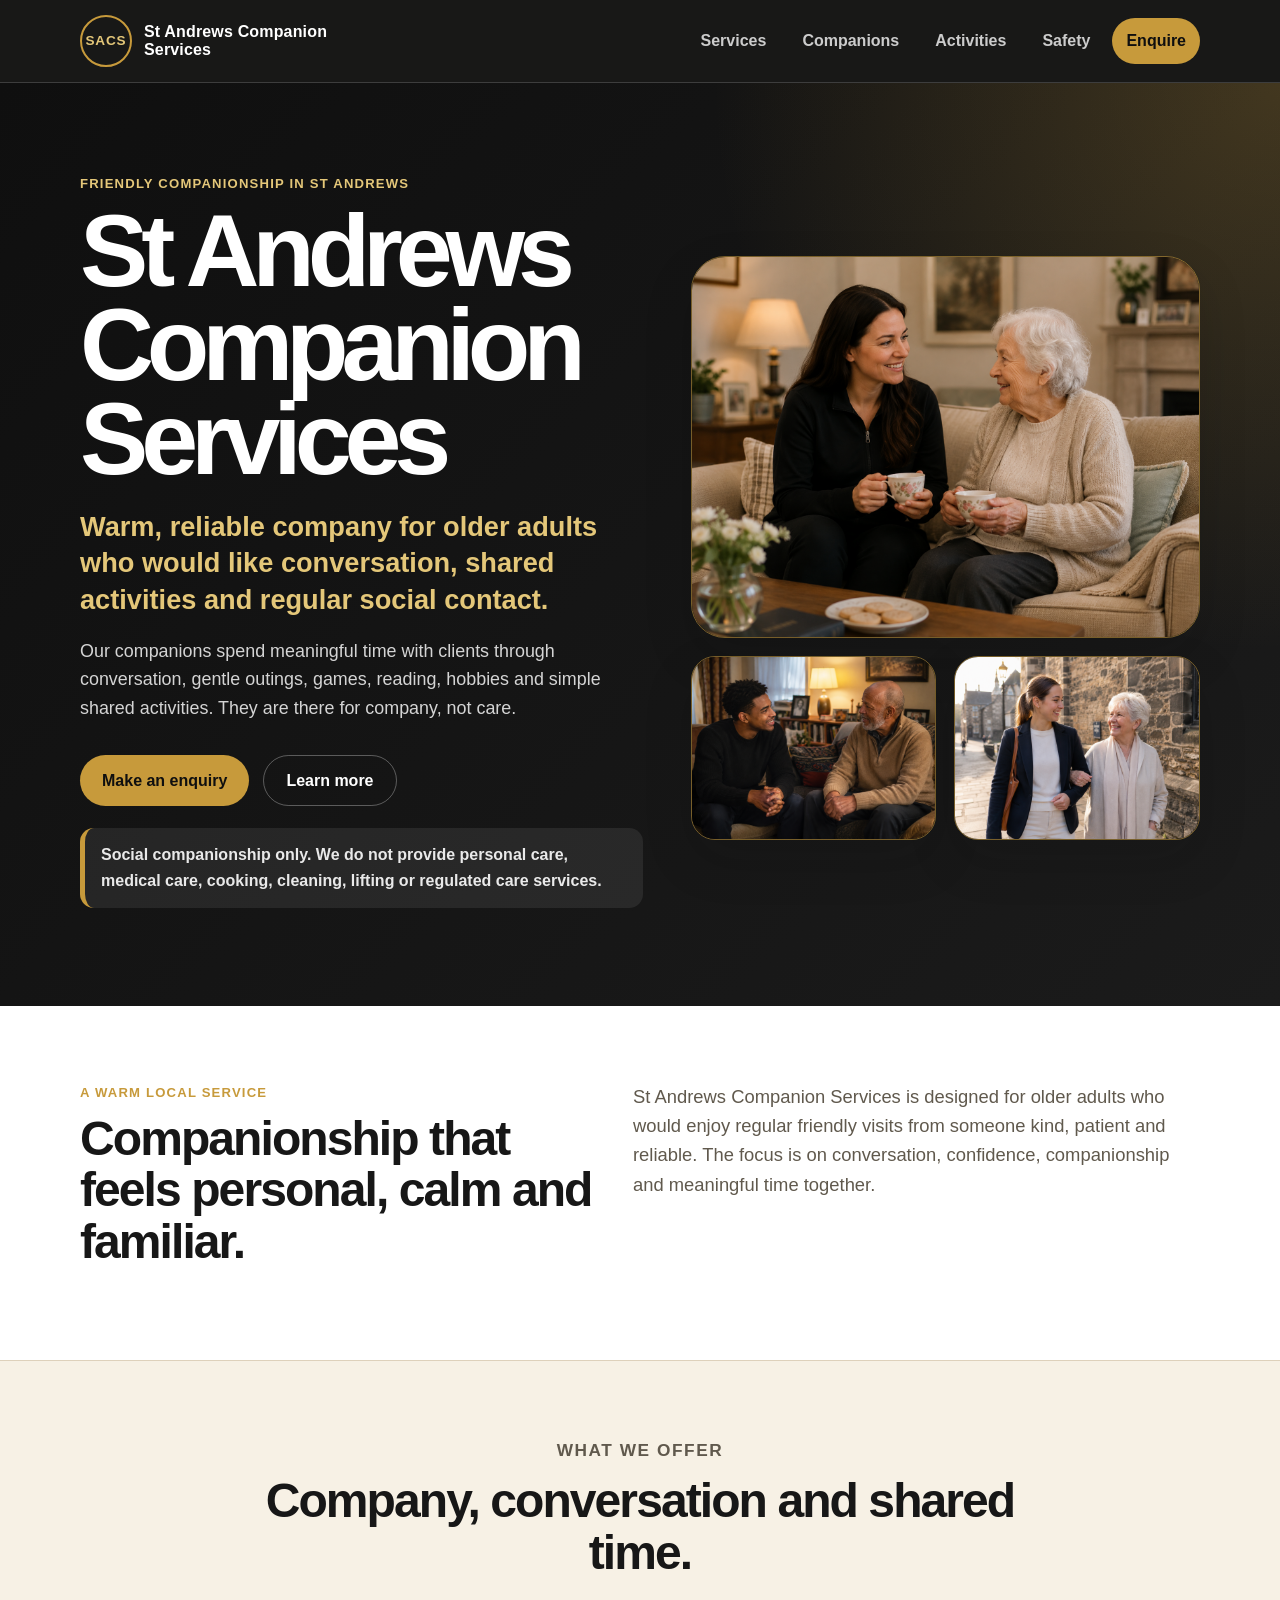
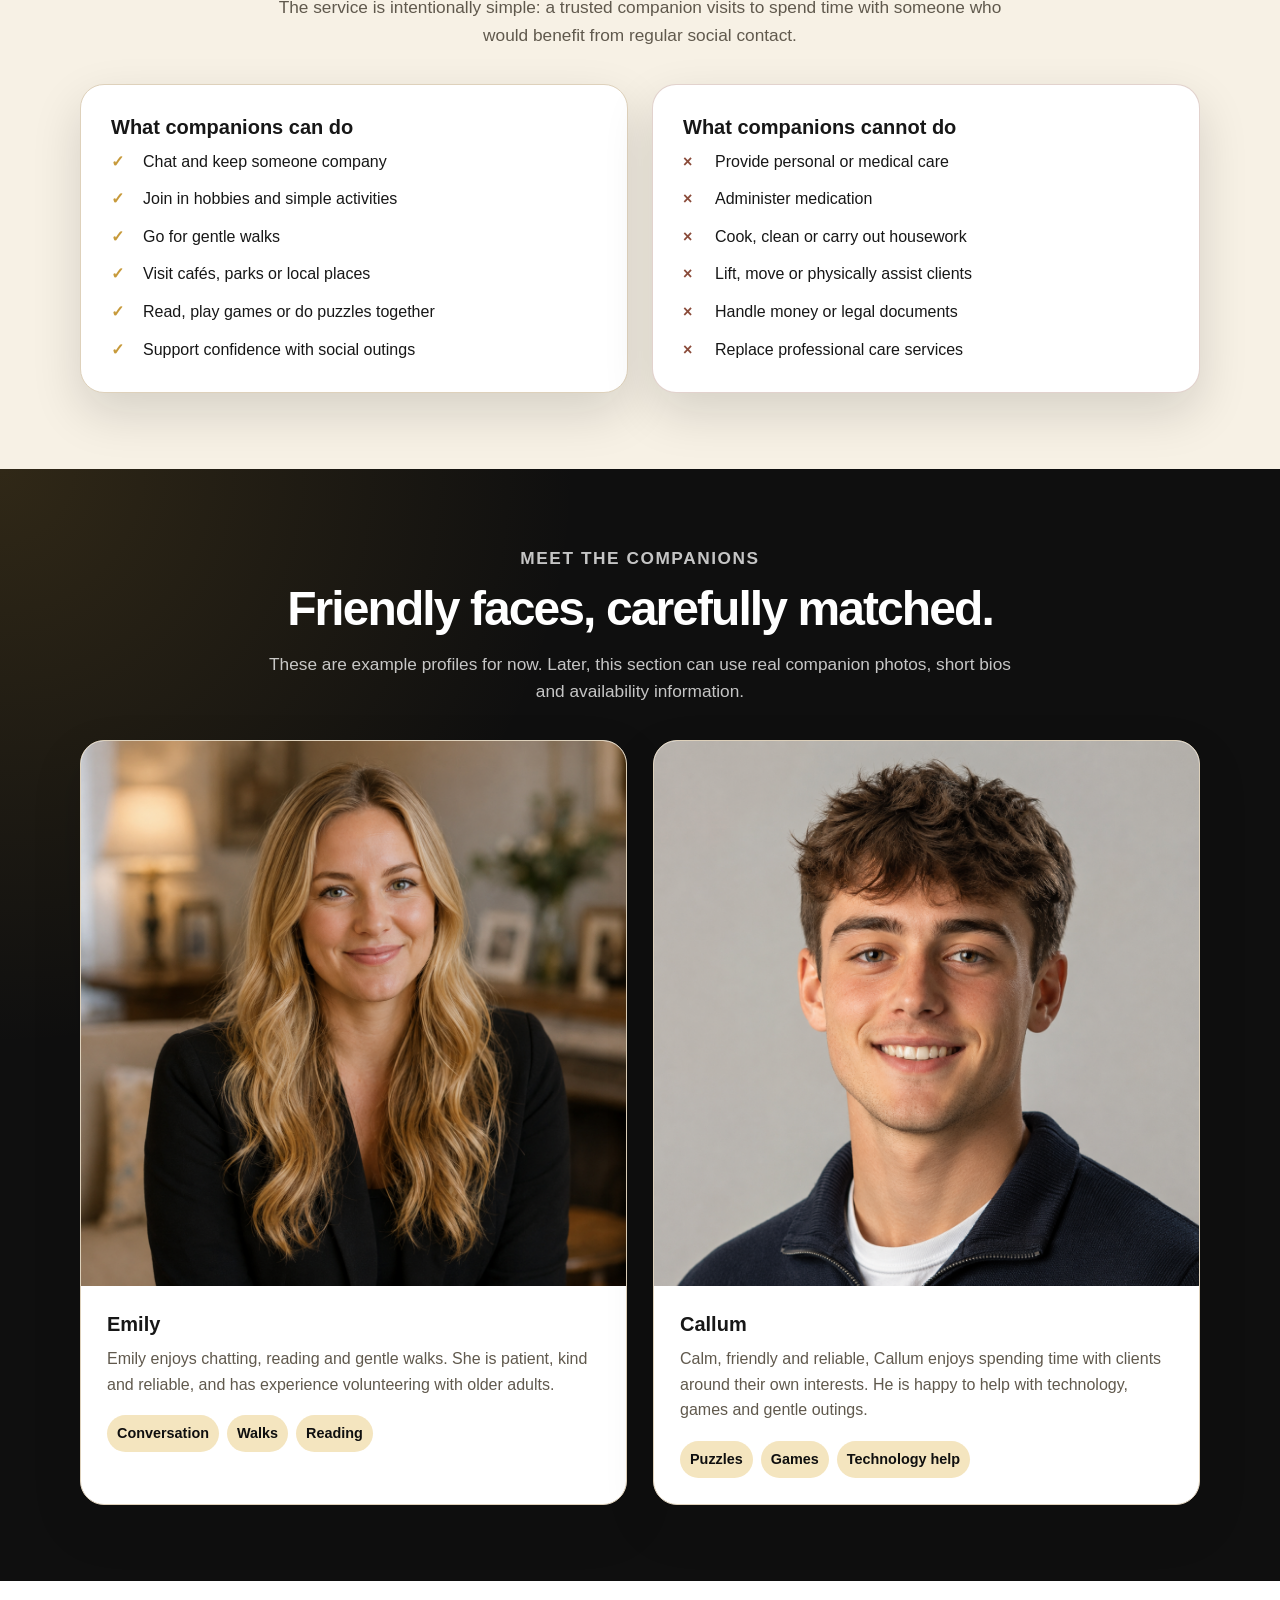
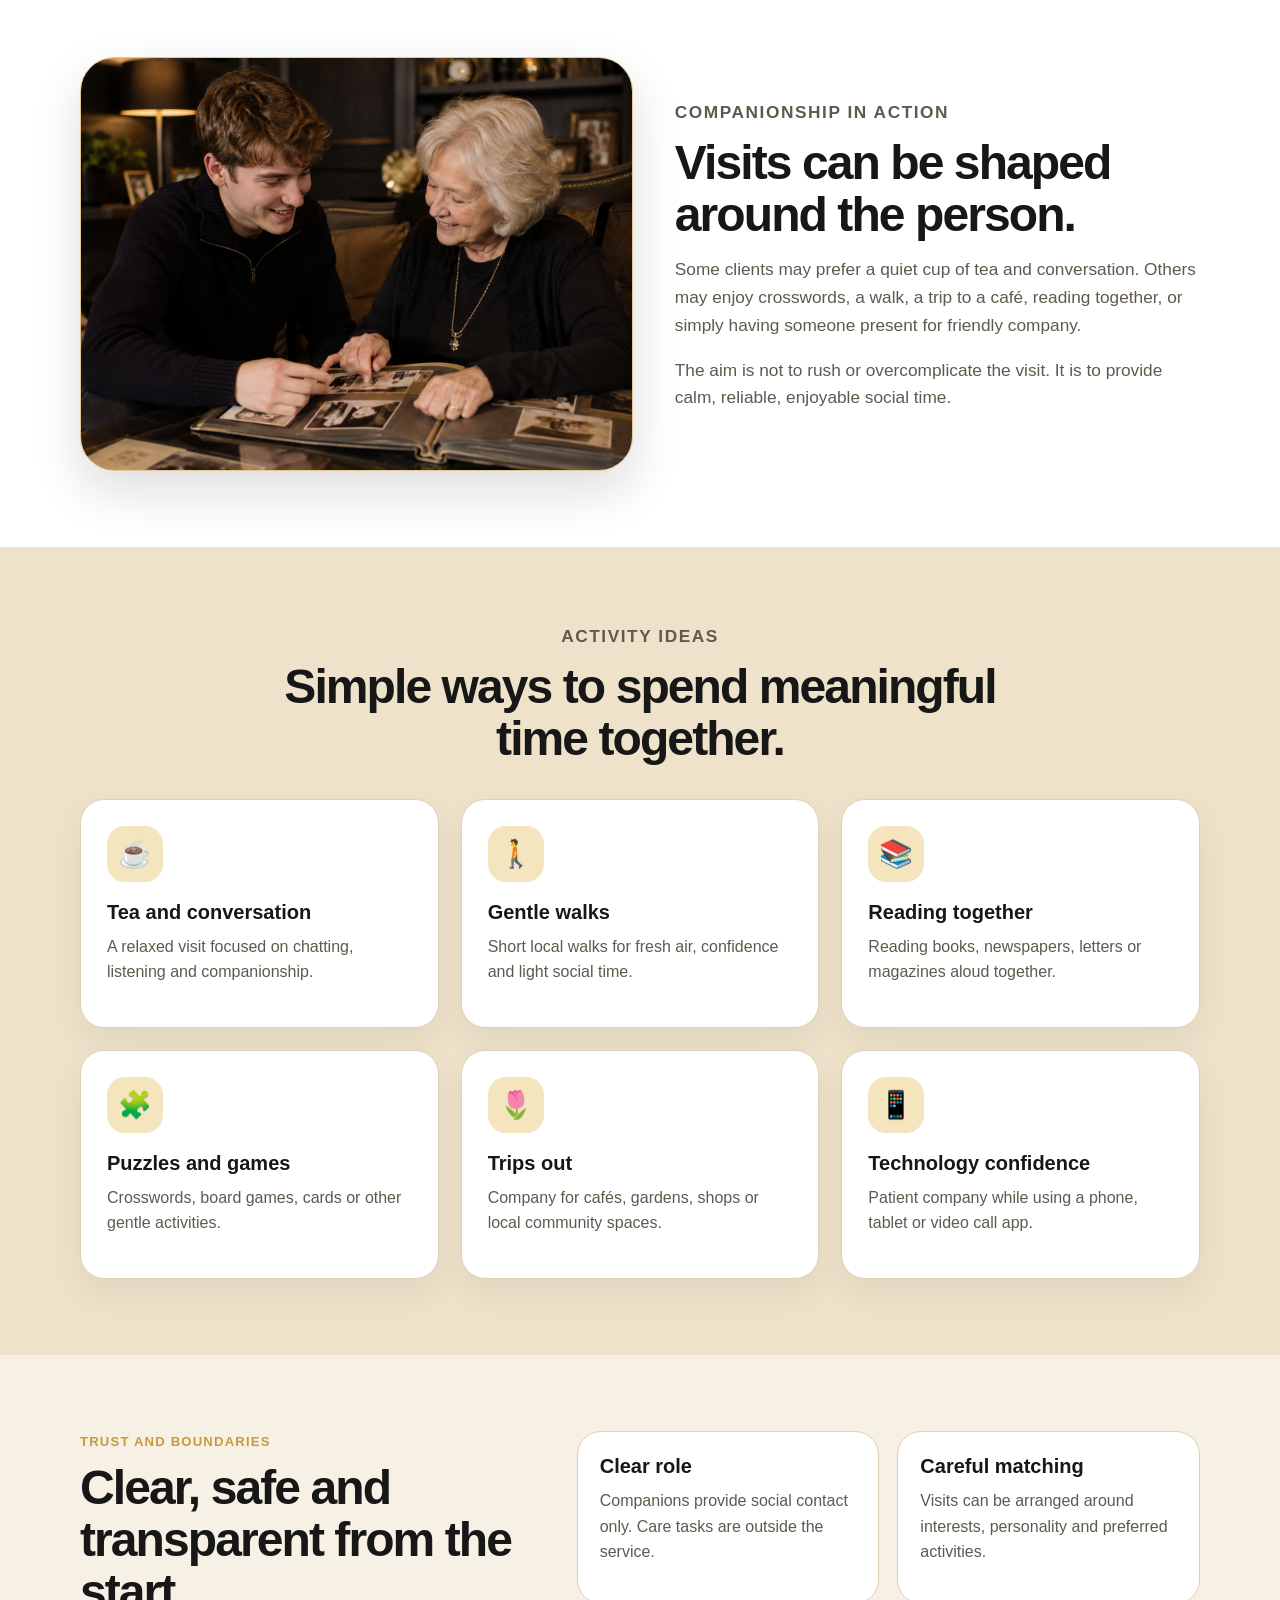
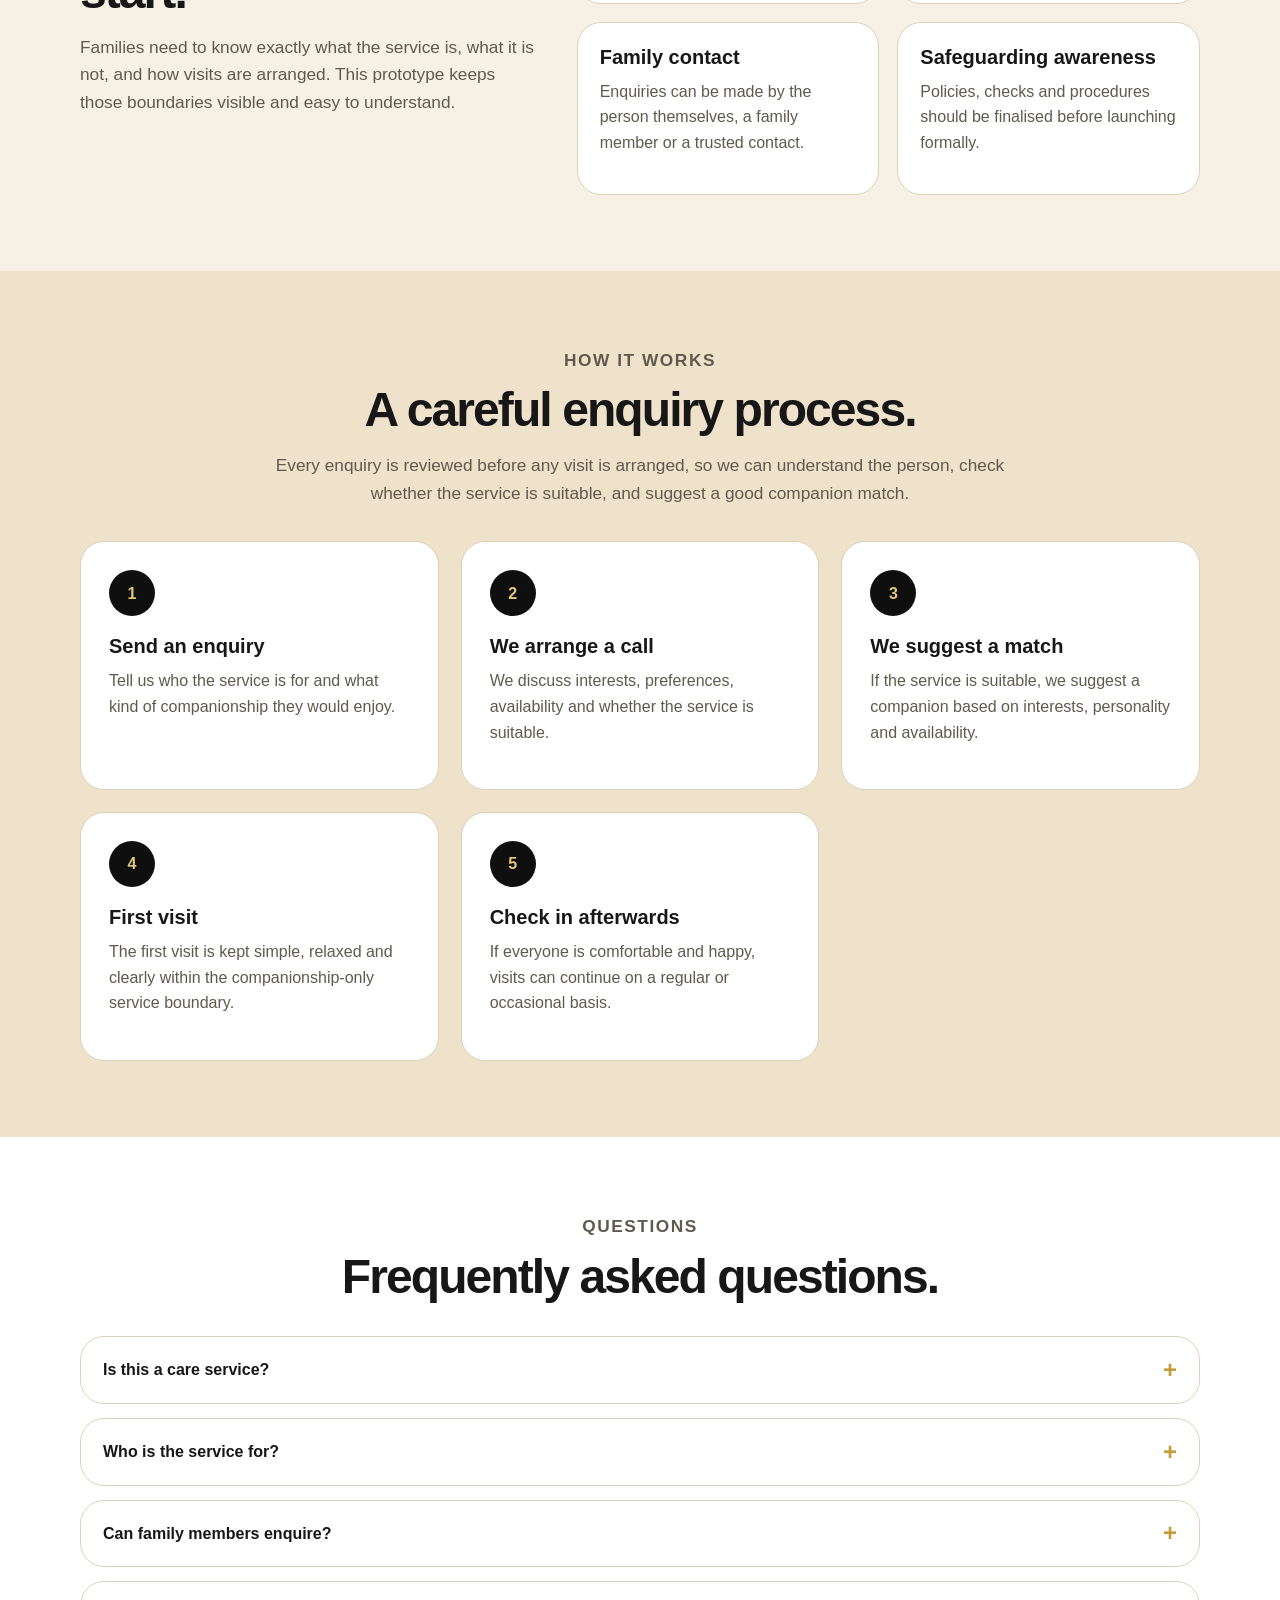
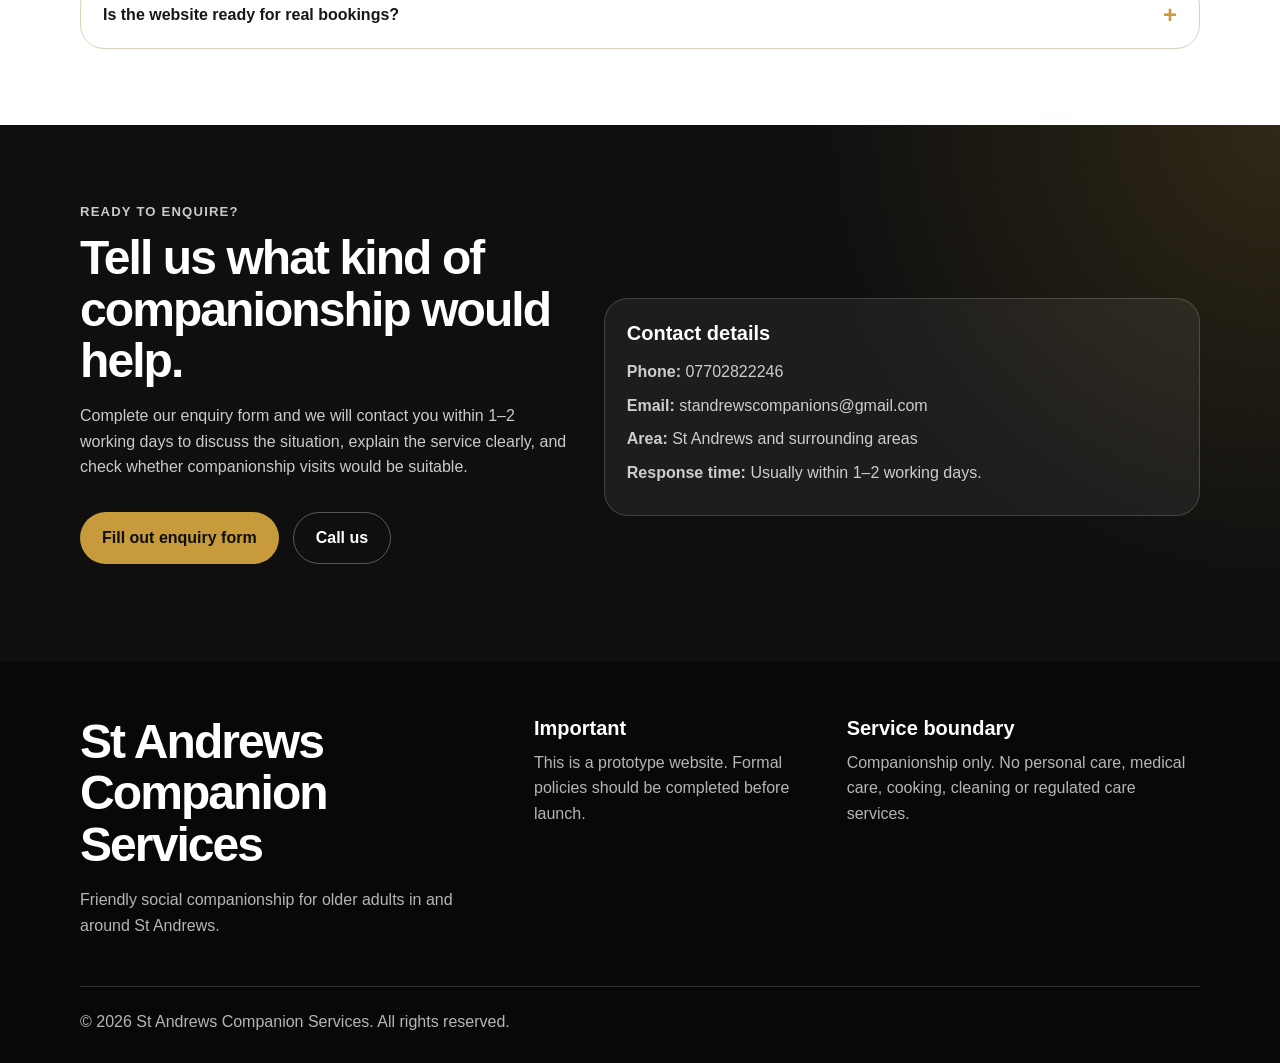
<file: index.html>
<!DOCTYPE html>
<html lang="en-GB">
<head>
  <meta charset="UTF-8" />
  <meta name="viewport" content="width=device-width, initial-scale=1.0" />
  <meta
    name="description"
    content="St Andrews Companion Services provides friendly social companionship visits for older adults in and around St Andrews."
  />
  <title>St Andrews Companion Services</title>
  <link rel="stylesheet" href="styles.css" />
</head>

<body>
  <header class="site-header">
    <div class="container header-content">
      <a href="#home" class="logo" aria-label="St Andrews Companion Services home">
        <span class="logo-mark">SACS</span>
        <span class="logo-text">St Andrews Companion Services</span>
      </a>

      <button class="menu-toggle" id="menu-toggle" aria-label="Open navigation menu" aria-expanded="false">
        ☰
      </button>

      <nav class="site-nav" id="site-nav" aria-label="Main navigation">
        <a href="#services">Services</a>
        <a href="#companions">Companions</a>
        <a href="#activities">Activities</a>
        <a href="#safety">Safety</a>
        <a href="enquiry.html" class="nav-cta">Enquire</a>
      </nav>
    </div>
  </header>

  <main>
    <section class="hero" id="home">
      <div class="container hero-grid">
        <div class="hero-text">
          <p class="eyebrow gold-eyebrow">Friendly companionship in St Andrews</p>

          <h1 class="brand-heading">St Andrews Companion Services</h1>

          <p class="hero-tagline">
            Warm, reliable company for older adults who would like conversation,
            shared activities and regular social contact.
          </p>

          <p class="hero-description">
            Our companions spend meaningful time with clients through conversation,
            gentle outings, games, reading, hobbies and simple shared activities.
            They are there for company, not care.
          </p>

          <div class="hero-actions">
            <a href="enquiry.html" class="button primary-button">Make an enquiry</a>
            <a href="#services" class="button secondary-button">Learn more</a>
          </div>

          <p class="important-note">
            Social companionship only. We do not provide personal care, medical care,
            cooking, cleaning, lifting or regulated care services.
          </p>
        </div>

        <div class="hero-photo-panel" aria-label="Companion service photos">
          <img
            src="images/hero-companion.jpg"
            alt="Companion sitting and chatting with an older adult"
            class="large-photo"
          />

          <div class="small-photo-row">
            <img
              src="images/conversation.jpg"
              alt="Two people enjoying a friendly conversation"
              class="small-photo"
            />

            <img
              src="images/outing.jpg"
              alt="Older adult and companion enjoying a gentle outing"
              class="small-photo"
            />
          </div>
        </div>
      </div>
    </section>

    <section class="section intro-section">
      <div class="container intro-grid">
        <div>
          <p class="eyebrow">A warm local service</p>
          <h2>Companionship that feels personal, calm and familiar.</h2>
        </div>

        <p>
          St Andrews Companion Services is designed for older adults who would enjoy
          regular friendly visits from someone kind, patient and reliable. The focus is
          on conversation, confidence, companionship and meaningful time together.
        </p>
      </div>
    </section>

    <section class="section" id="services">
      <div class="container">
        <div class="section-heading centred-heading">
          <p class="eyebrow">What we offer</p>
          <h2>Company, conversation and shared time.</h2>
          <p>
            The service is intentionally simple: a trusted companion visits to spend time
            with someone who would benefit from regular social contact.
          </p>
        </div>

        <div class="two-column">
          <article class="info-card">
            <h3>What companions can do</h3>
            <ul class="tick-list">
              <li>Chat and keep someone company</li>
              <li>Join in hobbies and simple activities</li>
              <li>Go for gentle walks</li>
              <li>Visit cafés, parks or local places</li>
              <li>Read, play games or do puzzles together</li>
              <li>Support confidence with social outings</li>
            </ul>
          </article>

          <article class="info-card warning-card">
            <h3>What companions cannot do</h3>
            <ul class="cross-list">
              <li>Provide personal or medical care</li>
              <li>Administer medication</li>
              <li>Cook, clean or carry out housework</li>
              <li>Lift, move or physically assist clients</li>
              <li>Handle money or legal documents</li>
              <li>Replace professional care services</li>
            </ul>
          </article>
        </div>
      </div>
    </section>

    <section class="section dark-section" id="companions">
      <div class="container">
        <div class="section-heading centred-heading light-heading">
          <p class="eyebrow gold-eyebrow">Meet the companions</p>
          <h2>Friendly faces, carefully matched.</h2>
          <p>
            These are example profiles for now. Later, this section can use real
            companion photos, short bios and availability information.
          </p>
        </div>

        <div class="companion-grid">
          <article class="companion-card">
            <img
              src="images/companion-1.jpg"
              alt="Smiling companion"
              class="portrait-photo"
            />

            <div class="companion-content">
              <h3>Emily</h3>
              <p>
                Emily enjoys chatting, reading and gentle walks. She is patient, kind and
                reliable, and has experience volunteering with older adults.
              </p>

              <ul>
                <li>Conversation</li>
                <li>Walks</li>
                <li>Reading</li>
              </ul>
            </div>
          </article>

          <article class="companion-card">
            <img
              src="images/companion-2.jpg"
              alt="Smiling companion"
              class="portrait-photo"
            />

            <div class="companion-content">
              <h3>Callum</h3>
              <p>
                Calm, friendly and reliable, Callum enjoys spending time with clients around their
                own interests. He is happy to help with technology, games and gentle outings.
              </p>

              <ul>
                <li>Puzzles</li>
                <li>Games</li>
                <li>Technology help</li>
              </ul>
            </div>
          </article>
        </div>
      </div>
    </section>

    <section class="section image-story-section">
      <div class="container image-story-grid">
        <img
          src="images/activity.jpg"
          alt="Companion and older adult enjoying an activity together"
          class="story-photo"
        />

        <div>
          <p class="eyebrow">Companionship in action</p>
          <h2>Visits can be shaped around the person.</h2>
          <p>
            Some clients may prefer a quiet cup of tea and conversation. Others may enjoy
            crosswords, a walk, a trip to a café, reading together, or simply having
            someone present for friendly company.
          </p>
          <p>
            The aim is not to rush or overcomplicate the visit. It is to provide calm,
            reliable, enjoyable social time.
          </p>
        </div>
      </div>
    </section>

    <section class="section alt-section" id="activities">
      <div class="container">
        <div class="section-heading centred-heading">
          <p class="eyebrow">Activity ideas</p>
          <h2>Simple ways to spend meaningful time together.</h2>
        </div>

        <div class="activity-grid">
          <article class="activity-card">
            <span class="activity-icon">☕</span>
            <h3>Tea and conversation</h3>
            <p>A relaxed visit focused on chatting, listening and companionship.</p>
          </article>

          <article class="activity-card">
            <span class="activity-icon">🚶</span>
            <h3>Gentle walks</h3>
            <p>Short local walks for fresh air, confidence and light social time.</p>
          </article>

          <article class="activity-card">
            <span class="activity-icon">📚</span>
            <h3>Reading together</h3>
            <p>Reading books, newspapers, letters or magazines aloud together.</p>
          </article>

          <article class="activity-card">
            <span class="activity-icon">🧩</span>
            <h3>Puzzles and games</h3>
            <p>Crosswords, board games, cards or other gentle activities.</p>
          </article>

          <article class="activity-card">
            <span class="activity-icon">🌷</span>
            <h3>Trips out</h3>
            <p>Company for cafés, gardens, shops or local community spaces.</p>
          </article>

          <article class="activity-card">
            <span class="activity-icon">📱</span>
            <h3>Technology confidence</h3>
            <p>Patient company while using a phone, tablet or video call app.</p>
          </article>
        </div>
      </div>
    </section>

    <section class="section" id="safety">
      <div class="container safety-grid">
        <div>
          <p class="eyebrow">Trust and boundaries</p>
          <h2>Clear, safe and transparent from the start.</h2>
          <p>
            Families need to know exactly what the service is, what it is not, and how
            visits are arranged. This prototype keeps those boundaries visible and easy
            to understand.
          </p>
        </div>

        <div class="safety-list">
          <article>
            <h3>Clear role</h3>
            <p>Companions provide social contact only. Care tasks are outside the service.</p>
          </article>

          <article>
            <h3>Careful matching</h3>
            <p>Visits can be arranged around interests, personality and preferred activities.</p>
          </article>

          <article>
            <h3>Family contact</h3>
            <p>Enquiries can be made by the person themselves, a family member or a trusted contact.</p>
          </article>

          <article>
            <h3>Safeguarding awareness</h3>
            <p>Policies, checks and procedures should be finalised before launching formally.</p>
          </article>
        </div>
      </div>
    </section>

    <section class="section alt-section" id="how-it-works">
      <div class="container">
        <div class="section-heading centred-heading">
          <p class="eyebrow">How it works</p>
          <h2>A careful enquiry process.</h2>
          <p>
            Every enquiry is reviewed before any visit is arranged, so we can understand
            the person, check whether the service is suitable, and suggest a good companion match.
          </p>
        </div>

        <div class="steps">
          <article class="step-card">
            <span class="step-number">1</span>
            <h3>Send an enquiry</h3>
            <p>Tell us who the service is for and what kind of companionship they would enjoy.</p>
          </article>

          <article class="step-card">
            <span class="step-number">2</span>
            <h3>We arrange a call</h3>
            <p>We discuss interests, preferences, availability and whether the service is suitable.</p>
          </article>

          <article class="step-card">
            <span class="step-number">3</span>
            <h3>We suggest a match</h3>
            <p>If the service is suitable, we suggest a companion based on interests, personality and availability.</p>
          </article>

          <article class="step-card">
            <span class="step-number">4</span>
            <h3>First visit</h3>
            <p>The first visit is kept simple, relaxed and clearly within the companionship-only service boundary.</p>
          </article>

          <article class="step-card">
            <span class="step-number">5</span>
            <h3>Check in afterwards</h3>
            <p>If everyone is comfortable and happy, visits can continue on a regular or occasional basis.</p>
          </article>
        </div>
      </div>
    </section>

    <section class="section faq-section">
      <div class="container">
        <div class="section-heading centred-heading">
          <p class="eyebrow">Questions</p>
          <h2>Frequently asked questions.</h2>
        </div>

        <div class="faq-list">
          <article class="faq-item">
            <button class="faq-question" aria-expanded="false">
              Is this a care service?
              <span>+</span>
            </button>
            <div class="faq-answer">
              <p>
                No. This is a social companionship service. Companions do not provide
                personal care, medical care, cooking, cleaning, lifting or regulated
                care services.
              </p>
            </div>
          </article>

          <article class="faq-item">
            <button class="faq-question" aria-expanded="false">
              Who is the service for?
              <span>+</span>
            </button>
            <div class="faq-answer">
              <p>
                It is mainly intended for older adults who would enjoy conversation,
                regular company, simple activities or gentle outings.
              </p>
            </div>
          </article>

          <article class="faq-item">
            <button class="faq-question" aria-expanded="false">
              Can family members enquire?
              <span>+</span>
            </button>
            <div class="faq-answer">
              <p>
                Yes. Family members or trusted contacts can make an initial enquiry,
                as long as the person receiving the service is involved and comfortable
                with the arrangement.
              </p>
            </div>
          </article>

          <article class="faq-item">
            <button class="faq-question" aria-expanded="false">
              Is the website ready for real bookings?
              <span>+</span>
            </button>
            <div class="faq-answer">
              <p>
                Not yet. This is a prototype. Before taking real bookings, the business
                should finalise its safeguarding, privacy, insurance, complaints and
                suitability procedures.
              </p>
            </div>
          </article>
        </div>
      </div>
    </section>

    <section class="section contact-section" id="contact">
      <div class="container contact-grid contact-cta-grid">
        <div>
          <p class="eyebrow gold-eyebrow">Ready to enquire?</p>
          <h2>Tell us what kind of companionship would help.</h2>
          <p>
            Complete our enquiry form and we will contact you within 1–2 working days
            to discuss the situation, explain the service clearly, and check whether
            companionship visits would be suitable.
          </p>

          <div class="hero-actions">
            <a href="enquiry.html" class="button primary-button">Fill out enquiry form</a>
            <a href="tel:07702822246" class="button secondary-button">Call us</a>
          </div>
        </div>

        <div class="contact-details cta-details-card">
          <h3>Contact details</h3>
          <p><strong>Phone:</strong> 07702822246</p>
          <p><strong>Email:</strong> standrewscompanions@gmail.com</p>
          <p><strong>Area:</strong> St Andrews and surrounding areas</p>
          <p><strong>Response time:</strong> Usually within 1–2 working days.</p>
        </div>
      </div>
    </section>
  </main>

  <footer class="site-footer">
    <div class="container footer-grid">
      <div>
        <h2>St Andrews Companion Services</h2>
        <p>Friendly social companionship for older adults in and around St Andrews.</p>
      </div>

      <div>
        <h3>Important</h3>
        <p>
          This is a prototype website. Formal policies should be completed before launch.
        </p>
      </div>

      <div>
        <h3>Service boundary</h3>
        <p>
          Companionship only. No personal care, medical care, cooking, cleaning or regulated care services.
        </p>
      </div>
    </div>

    <div class="container footer-bottom">
      <p>&copy; <span id="year"></span> St Andrews Companion Services. All rights reserved.</p>
    </div>
  </footer>

  <script src="script.js"></script>
</body>
</html>
</file>
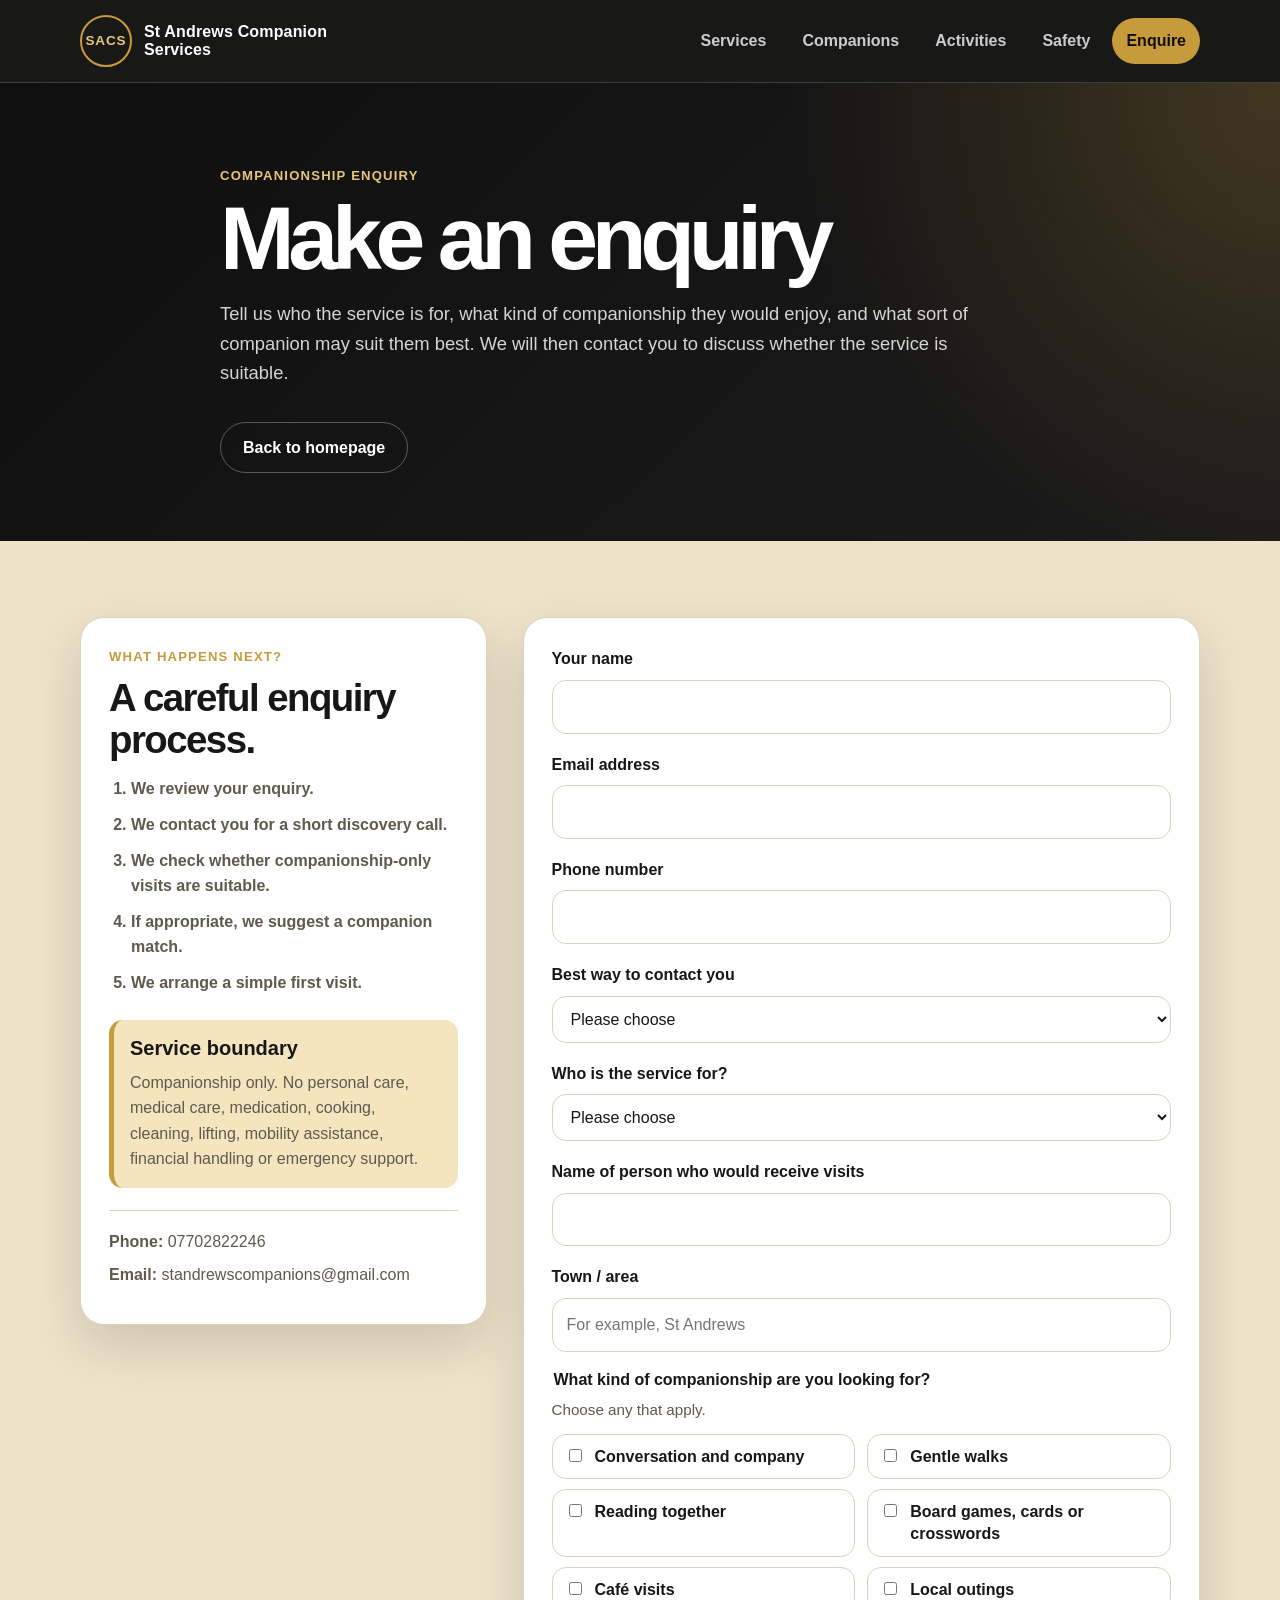
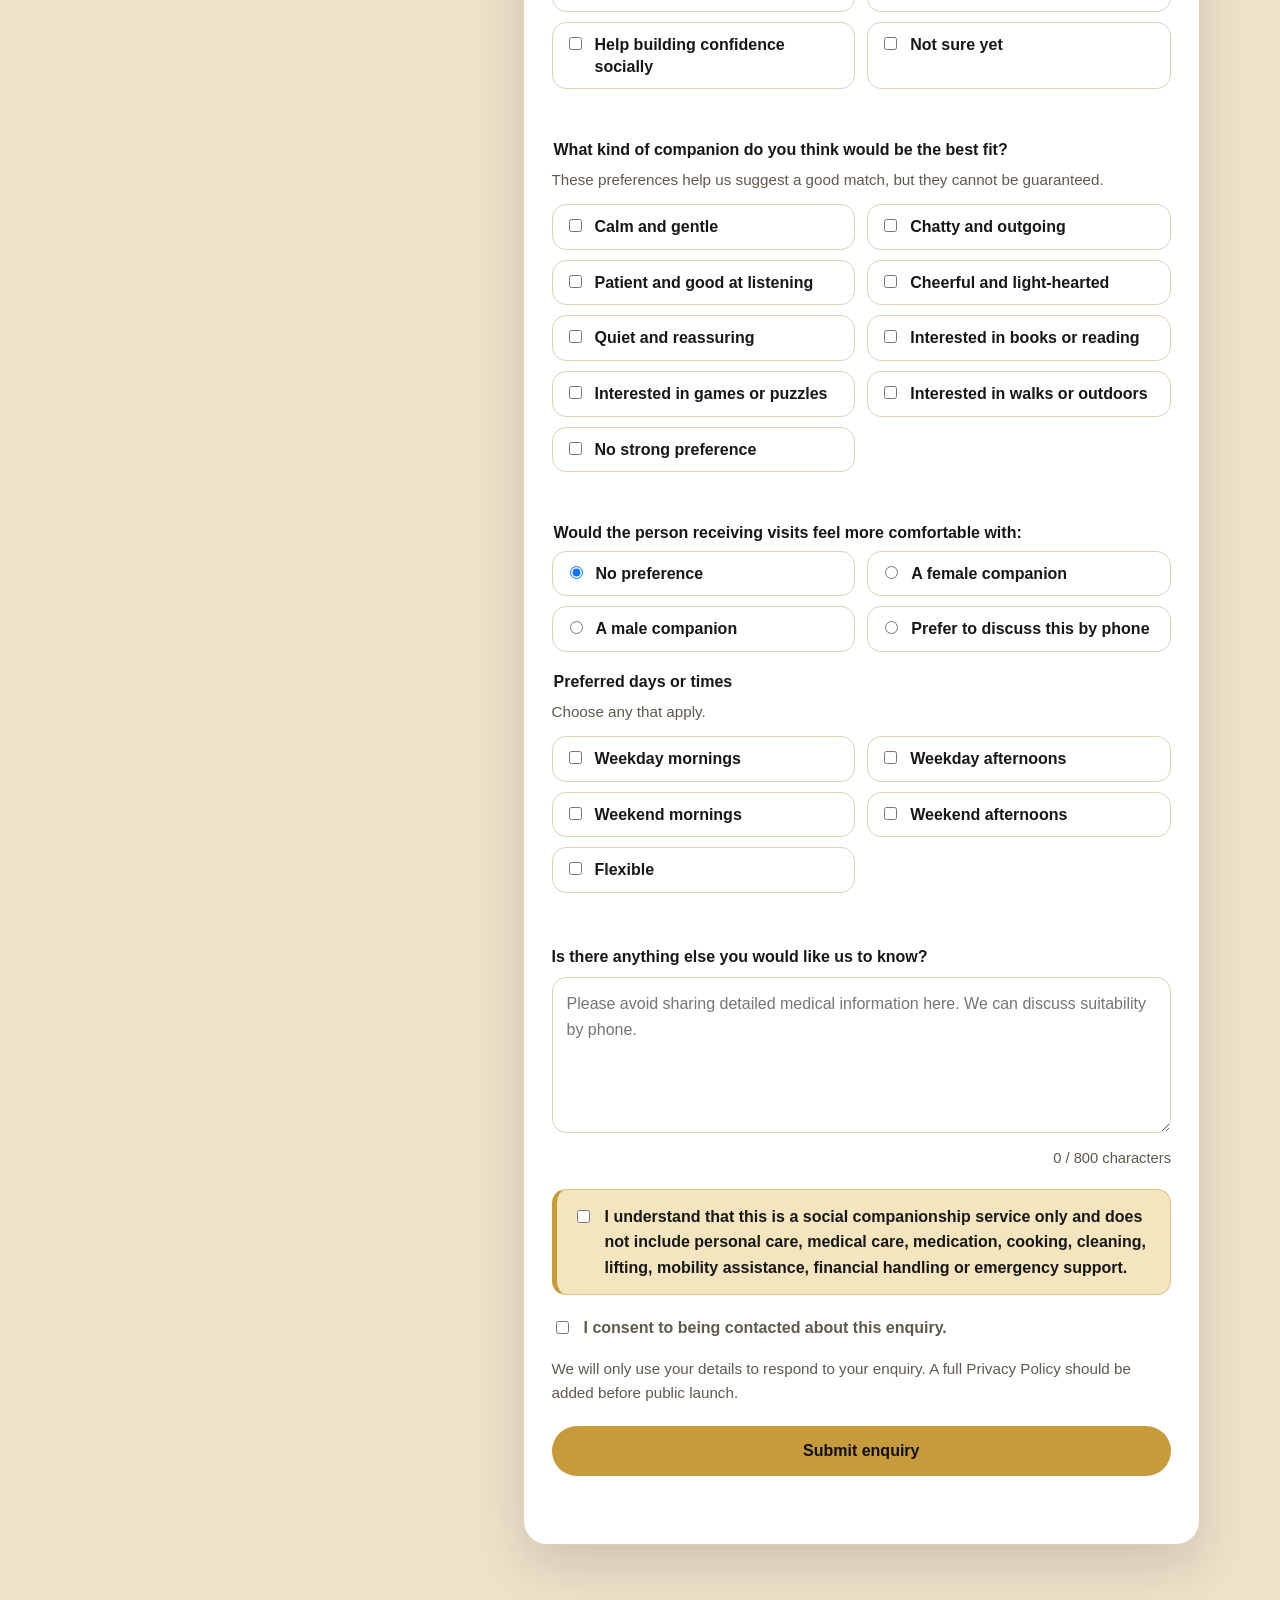
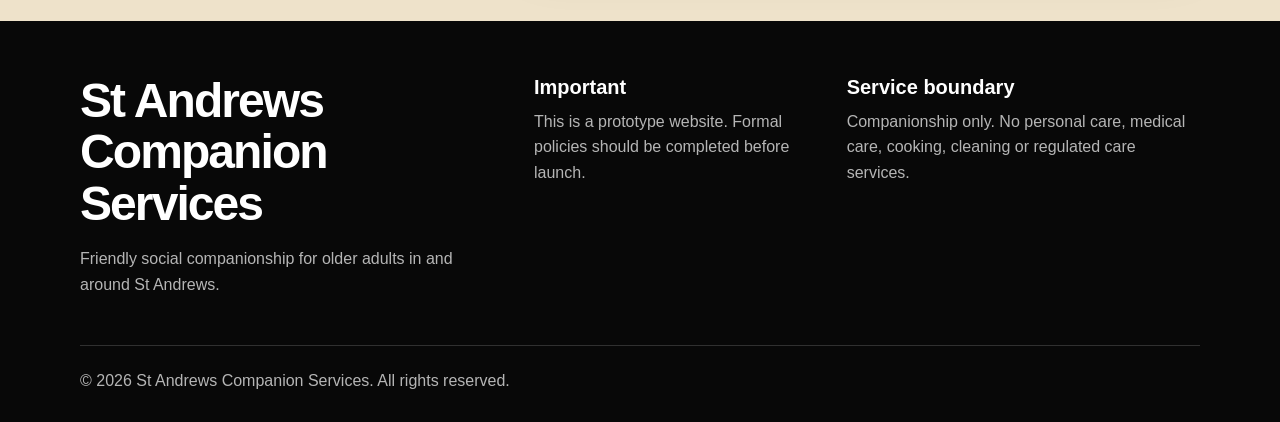
<file: enquiry.html>
<!DOCTYPE html>
<html lang="en-GB">
<head>
  <meta charset="UTF-8" />
  <meta name="viewport" content="width=device-width, initial-scale=1.0" />
  <meta
    name="description"
    content="Make an enquiry with St Andrews Companion Services for social companionship visits in and around St Andrews."
  />
  <title>Enquiry | St Andrews Companion Services</title>
  <link rel="stylesheet" href="styles.css" />
</head>

<body>
  <header class="site-header">
    <div class="container header-content">
      <a href="index.html#home" class="logo" aria-label="St Andrews Companion Services home">
        <span class="logo-mark">SACS</span>
        <span class="logo-text">St Andrews Companion Services</span>
      </a>

      <button class="menu-toggle" id="menu-toggle" aria-label="Open navigation menu" aria-expanded="false">
        ☰
      </button>

      <nav class="site-nav" id="site-nav" aria-label="Main navigation">
        <a href="index.html#services">Services</a>
        <a href="index.html#companions">Companions</a>
        <a href="index.html#activities">Activities</a>
        <a href="index.html#safety">Safety</a>
        <a href="enquiry.html" class="nav-cta">Enquire</a>
      </nav>
    </div>
  </header>

  <main>
    <section class="enquiry-hero">
      <div class="container enquiry-hero-content">
        <p class="eyebrow gold-eyebrow">Companionship enquiry</p>
        <h1>Make an enquiry</h1>
        <p>
          Tell us who the service is for, what kind of companionship they would enjoy,
          and what sort of companion may suit them best. We will then contact you to
          discuss whether the service is suitable.
        </p>
        <a href="index.html" class="button secondary-button">Back to homepage</a>
      </div>
    </section>

    <section class="section enquiry-page-section">
      <div class="container enquiry-page-grid">
        <aside class="enquiry-side-card" aria-label="What happens after you enquire">
          <p class="eyebrow">What happens next?</p>
          <h2>A careful enquiry process.</h2>
          <ol class="side-list">
            <li>We review your enquiry.</li>
            <li>We contact you for a short discovery call.</li>
            <li>We check whether companionship-only visits are suitable.</li>
            <li>If appropriate, we suggest a companion match.</li>
            <li>We arrange a simple first visit.</li>
          </ol>

          <div class="side-boundary-box">
            <h3>Service boundary</h3>
            <p>
              Companionship only. No personal care, medical care, medication, cooking,
              cleaning, lifting, mobility assistance, financial handling or emergency support.
            </p>
          </div>

          <div class="side-contact-details">
            <p><strong>Phone:</strong> 07702822246</p>
            <p><strong>Email:</strong> standrewscompanions@gmail.com</p>
          </div>
        </aside>

        <form class="enquiry-form" id="enquiry-form">
          <div class="form-row">
            <label for="name">Your name</label>
            <input type="text" id="name" name="name" autocomplete="name" required />
          </div>

          <div class="form-row">
            <label for="email">Email address</label>
            <input type="email" id="email" name="email" autocomplete="email" required />
          </div>

          <div class="form-row">
            <label for="phone">Phone number</label>
            <input type="tel" id="phone" name="phone" autocomplete="tel" required />
          </div>

          <div class="form-row">
            <label for="contact-method">Best way to contact you</label>
            <select id="contact-method" name="contactMethod" required>
              <option value="">Please choose</option>
              <option value="phone">Phone call</option>
              <option value="email">Email</option>
              <option value="text">Text message</option>
              <option value="no-preference">No preference</option>
            </select>
          </div>

          <div class="form-row">
            <label for="relationship">Who is the service for?</label>
            <select id="relationship" name="relationship" required>
              <option value="">Please choose</option>
              <option value="myself">Myself</option>
              <option value="parent">A parent</option>
              <option value="relative">Another relative</option>
              <option value="friend">A friend or neighbour</option>
              <option value="other">Someone else</option>
            </select>
          </div>

          <div class="form-row">
            <label for="recipient-name">Name of person who would receive visits</label>
            <input type="text" id="recipient-name" name="recipientName" required />
          </div>

          <div class="form-row">
            <label for="area">Town / area</label>
            <input type="text" id="area" name="area" placeholder="For example, St Andrews" required />
          </div>

          <fieldset class="form-fieldset" data-required-group="companionship">
            <legend>What kind of companionship are you looking for?</legend>
            <p class="field-help">Choose any that apply.</p>

            <div class="checkbox-grid">
              <label class="option-row">
                <input type="checkbox" name="companionship" value="conversation" />
                <span>Conversation and company</span>
              </label>

              <label class="option-row">
                <input type="checkbox" name="companionship" value="gentle-walks" />
                <span>Gentle walks</span>
              </label>

              <label class="option-row">
                <input type="checkbox" name="companionship" value="reading" />
                <span>Reading together</span>
              </label>

              <label class="option-row">
                <input type="checkbox" name="companionship" value="games-puzzles" />
                <span>Board games, cards or crosswords</span>
              </label>

              <label class="option-row">
                <input type="checkbox" name="companionship" value="cafe-visits" />
                <span>Café visits</span>
              </label>

              <label class="option-row">
                <input type="checkbox" name="companionship" value="local-outings" />
                <span>Local outings</span>
              </label>

              <label class="option-row">
                <input type="checkbox" name="companionship" value="social-confidence" />
                <span>Help building confidence socially</span>
              </label>

              <label class="option-row">
                <input type="checkbox" name="companionship" value="not-sure" />
                <span>Not sure yet</span>
              </label>
            </div>
            <p class="form-error" data-error-for="companionship" aria-live="polite"></p>
          </fieldset>

          <fieldset class="form-fieldset" data-required-group="personality">
            <legend>What kind of companion do you think would be the best fit?</legend>
            <p class="field-help">These preferences help us suggest a good match, but they cannot be guaranteed.</p>

            <div class="checkbox-grid">
              <label class="option-row">
                <input type="checkbox" name="personality" value="calm-gentle" />
                <span>Calm and gentle</span>
              </label>

              <label class="option-row">
                <input type="checkbox" name="personality" value="chatty-outgoing" />
                <span>Chatty and outgoing</span>
              </label>

              <label class="option-row">
                <input type="checkbox" name="personality" value="patient-listener" />
                <span>Patient and good at listening</span>
              </label>

              <label class="option-row">
                <input type="checkbox" name="personality" value="cheerful" />
                <span>Cheerful and light-hearted</span>
              </label>

              <label class="option-row">
                <input type="checkbox" name="personality" value="quiet-reassuring" />
                <span>Quiet and reassuring</span>
              </label>

              <label class="option-row">
                <input type="checkbox" name="personality" value="books-reading" />
                <span>Interested in books or reading</span>
              </label>

              <label class="option-row">
                <input type="checkbox" name="personality" value="games-puzzles" />
                <span>Interested in games or puzzles</span>
              </label>

              <label class="option-row">
                <input type="checkbox" name="personality" value="walks-outdoors" />
                <span>Interested in walks or outdoors</span>
              </label>

              <label class="option-row">
                <input type="checkbox" name="personality" value="no-preference" />
                <span>No strong preference</span>
              </label>
            </div>
            <p class="form-error" data-error-for="personality" aria-live="polite"></p>
          </fieldset>

          <fieldset class="form-fieldset">
            <legend>Would the person receiving visits feel more comfortable with:</legend>

            <div class="radio-grid">
              <label class="option-row">
                <input type="radio" name="companionGender" value="no-preference" checked />
                <span>No preference</span>
              </label>

              <label class="option-row">
                <input type="radio" name="companionGender" value="female" />
                <span>A female companion</span>
              </label>

              <label class="option-row">
                <input type="radio" name="companionGender" value="male" />
                <span>A male companion</span>
              </label>

              <label class="option-row">
                <input type="radio" name="companionGender" value="discuss-by-phone" />
                <span>Prefer to discuss this by phone</span>
              </label>
            </div>
          </fieldset>

          <fieldset class="form-fieldset" data-required-group="availability">
            <legend>Preferred days or times</legend>
            <p class="field-help">Choose any that apply.</p>

            <div class="checkbox-grid">
              <label class="option-row">
                <input type="checkbox" name="availability" value="weekday-mornings" />
                <span>Weekday mornings</span>
              </label>

              <label class="option-row">
                <input type="checkbox" name="availability" value="weekday-afternoons" />
                <span>Weekday afternoons</span>
              </label>

              <label class="option-row">
                <input type="checkbox" name="availability" value="weekend-mornings" />
                <span>Weekend mornings</span>
              </label>

              <label class="option-row">
                <input type="checkbox" name="availability" value="weekend-afternoons" />
                <span>Weekend afternoons</span>
              </label>

              <label class="option-row">
                <input type="checkbox" name="availability" value="flexible" />
                <span>Flexible</span>
              </label>
            </div>
            <p class="form-error" data-error-for="availability" aria-live="polite"></p>
          </fieldset>

          <div class="form-row">
            <label for="message">Is there anything else you would like us to know?</label>
            <textarea
              id="message"
              name="message"
              rows="5"
              maxlength="800"
              placeholder="Please avoid sharing detailed medical information here. We can discuss suitability by phone."
            ></textarea>
            <p class="char-count" id="message-count" aria-live="polite">0 / 800 characters</p>
          </div>

          <label class="checkbox-row boundary-box">
            <input type="checkbox" id="service-boundary" name="serviceBoundary" required />
            <span>
              I understand that this is a social companionship service only and does not
              include personal care, medical care, medication, cooking, cleaning, lifting,
              mobility assistance, financial handling or emergency support.
            </span>
          </label>

          <label class="checkbox-row">
            <input type="checkbox" id="consent" name="consent" required />
            <span>I consent to being contacted about this enquiry.</span>
          </label>

          <p class="privacy-note">
            We will only use your details to respond to your enquiry. A full Privacy Policy
            should be added before public launch.
          </p>

          <button type="submit" class="button primary-button full-width">Submit enquiry</button>

          <p class="form-message" id="form-message" role="status"></p>
        </form>
      </div>
    </section>
  </main>

  <footer class="site-footer">
    <div class="container footer-grid">
      <div>
        <h2>St Andrews Companion Services</h2>
        <p>Friendly social companionship for older adults in and around St Andrews.</p>
      </div>

      <div>
        <h3>Important</h3>
        <p>
          This is a prototype website. Formal policies should be completed before launch.
        </p>
      </div>

      <div>
        <h3>Service boundary</h3>
        <p>
          Companionship only. No personal care, medical care, cooking, cleaning or regulated care services.
        </p>
      </div>
    </div>

    <div class="container footer-bottom">
      <p>&copy; <span id="year"></span> St Andrews Companion Services. All rights reserved.</p>
    </div>
  </footer>

  <script src="script.js"></script>
</body>
</html>
</file>
<file: styles.css>
:root {
  --background: #f7f1e5;
  --surface: #ffffff;
  --surface-soft: #eee2ca;
  --text: #171717;
  --muted: #60594d;
  --black: #0f0f0f;
  --black-soft: #1b1b1b;
  --gold: #c79a3b;
  --gold-light: #e4c779;
  --gold-soft: #f4e5bf;
  --warning: #8a4b3a;
  --border: #ded1bb;
  --border-dark: rgba(255, 255, 255, 0.16);
  --shadow: 0 20px 50px rgba(15, 15, 15, 0.14);
  --radius: 24px;
  --max-width: 1120px;
}

* {
  box-sizing: border-box;
}

html {
  scroll-behavior: smooth;
}

body {
  margin: 0;
  font-family: Arial, Helvetica, sans-serif;
  color: var(--text);
  background: var(--background);
  line-height: 1.6;
}

body.menu-open {
  overflow: hidden;
}

a {
  color: inherit;
}

img {
  max-width: 100%;
}

button,
input,
select,
textarea {
  font: inherit;
}

.container {
  width: min(100% - 32px, var(--max-width));
  margin: 0 auto;
}

.site-header {
  position: sticky;
  top: 0;
  z-index: 20;
  background: rgba(15, 15, 15, 0.96);
  border-bottom: 1px solid var(--border-dark);
  backdrop-filter: blur(10px);
}

.header-content {
  min-height: 82px;
  display: flex;
  align-items: center;
  justify-content: space-between;
  gap: 24px;
}

.logo {
  display: inline-flex;
  align-items: center;
  gap: 12px;
  text-decoration: none;
  font-weight: 900;
  color: white;
}

.logo-mark {
  width: 52px;
  height: 52px;
  display: inline-grid;
  place-items: center;
  border: 2px solid var(--gold);
  border-radius: 50%;
  background: transparent;
  color: var(--gold-light);
  font-size: 0.85rem;
  letter-spacing: 0.06em;
}

.logo-text {
  max-width: 210px;
  line-height: 1.15;
  letter-spacing: 0.01em;
}

.site-nav {
  display: flex;
  align-items: center;
  gap: 8px;
}

.site-nav a {
  padding: 10px 14px;
  border-radius: 999px;
  text-decoration: none;
  font-weight: 800;
  color: rgba(255, 255, 255, 0.78);
}

.site-nav a:hover,
.site-nav a:focus-visible {
  color: white;
  background: rgba(255, 255, 255, 0.08);
  outline: none;
}

.nav-cta {
  background: var(--gold);
  color: var(--black) !important;
}

.nav-cta:hover,
.nav-cta:focus-visible {
  background: var(--gold-light) !important;
}

.menu-toggle {
  display: none;
  border: 1px solid var(--border-dark);
  background: transparent;
  color: white;
  border-radius: 12px;
  padding: 8px 12px;
  font-size: 1.5rem;
  cursor: pointer;
}

.hero {
  padding: 90px 0 82px;
  background:
    radial-gradient(circle at top right, rgba(199, 154, 59, 0.25), transparent 36%),
    linear-gradient(135deg, var(--black), var(--black-soft));
  color: white;
}

.hero-grid {
  display: grid;
  grid-template-columns: minmax(0, 1.05fr) minmax(340px, 0.95fr);
  gap: 48px;
  align-items: center;
}

.eyebrow {
  margin: 0 0 10px;
  color: var(--gold);
  font-weight: 900;
  letter-spacing: 0.09em;
  text-transform: uppercase;
  font-size: 0.82rem;
}

.gold-eyebrow {
  color: var(--gold-light);
}

h1,
h2,
h3,
p {
  margin-top: 0;
}

.brand-heading {
  margin-bottom: 22px;
  max-width: 760px;
  font-size: clamp(3.2rem, 8vw, 6.4rem);
  line-height: 0.92;
  letter-spacing: -0.07em;
}

h2 {
  margin-bottom: 16px;
  font-size: clamp(2rem, 4vw, 3rem);
  line-height: 1.08;
  letter-spacing: -0.04em;
}

h3 {
  margin-bottom: 10px;
  font-size: 1.25rem;
  line-height: 1.2;
}

.hero-tagline {
  max-width: 720px;
  margin-bottom: 18px;
  color: var(--gold-light);
  font-size: clamp(1.25rem, 2.5vw, 1.7rem);
  font-weight: 800;
  line-height: 1.35;
}

.hero-description {
  max-width: 700px;
  color: rgba(255, 255, 255, 0.82);
  font-size: 1.12rem;
}

.hero-actions {
  display: flex;
  flex-wrap: wrap;
  gap: 14px;
  margin: 32px 0 22px;
}

.button {
  display: inline-flex;
  align-items: center;
  justify-content: center;
  min-height: 50px;
  padding: 12px 22px;
  border: 0;
  border-radius: 999px;
  text-decoration: none;
  font-weight: 900;
  cursor: pointer;
}

.primary-button {
  background: var(--gold);
  color: var(--black);
}

.primary-button:hover,
.primary-button:focus-visible {
  background: var(--gold-light);
}

.secondary-button {
  background: transparent;
  color: white;
  border: 1px solid rgba(255, 255, 255, 0.3);
}

.secondary-button:hover,
.secondary-button:focus-visible {
  background: rgba(255, 255, 255, 0.08);
}

.important-note {
  max-width: 720px;
  padding: 14px 16px;
  border-left: 5px solid var(--gold);
  border-radius: 14px;
  background: rgba(255, 255, 255, 0.08);
  color: rgba(255, 255, 255, 0.9);
  font-weight: 800;
}

.hero-photo-panel {
  display: grid;
  gap: 18px;
}

.large-photo,
.small-photo,
.story-photo,
.portrait-photo {
  display: block;
  width: 100%;
}

.large-photo,
.small-photo,
.story-photo {
  object-fit: cover;
  border: 1px solid rgba(199, 154, 59, 0.55);
  box-shadow: var(--shadow);
}

.large-photo {
  height: 380px;
  border-radius: 34px;
}

.small-photo-row {
  display: grid;
  grid-template-columns: 1fr 1fr;
  gap: 18px;
}

.small-photo {
  height: 160px;
  border-radius: 24px;
}

.story-photo {
  height: 420px;
  border-radius: 34px;
}

.portrait-photo {
  height: 360px;
  width: 100%;
  object-fit: cover;
  object-position: center 22%;
  border-radius: 0;
  border: 0;
  box-shadow: none;
  background: var(--surface);
}

section[id] {
  scroll-margin-top: 130px;
}

.section {
  padding: 76px 0;
}

.intro-section {
  background: var(--surface);
  border-bottom: 1px solid var(--border);
}

.intro-grid {
  display: grid;
  grid-template-columns: minmax(0, 0.95fr) minmax(0, 1.05fr);
  gap: 40px;
  align-items: start;
}

.intro-grid p:last-child {
  color: var(--muted);
  font-size: 1.15rem;
}

.alt-section {
  background: var(--surface-soft);
}

.dark-section {
  background:
    radial-gradient(circle at top left, rgba(199, 154, 59, 0.18), transparent 34%),
    var(--black);
  color: white;
}

.section-heading {
  max-width: 760px;
  margin-bottom: 34px;
}

.centred-heading {
  margin-left: auto;
  margin-right: auto;
  text-align: center;
}

.section-heading p {
  color: var(--muted);
  font-size: 1.08rem;
}

.light-heading p {
  color: rgba(255, 255, 255, 0.76);
}

.two-column {
  display: grid;
  grid-template-columns: repeat(2, minmax(0, 1fr));
  gap: 24px;
}

.info-card,
.activity-card,
.step-card,
.faq-item,
.enquiry-form,
.safety-list article,
.companion-card {
  border: 1px solid var(--border);
  border-radius: var(--radius);
  background: var(--surface);
}

.info-card {
  padding: 30px;
  box-shadow: var(--shadow);
}

.warning-card {
  border-color: rgba(138, 75, 58, 0.25);
}

.tick-list,
.cross-list {
  display: grid;
  gap: 12px;
  margin: 0;
  padding: 0;
  list-style: none;
}

.tick-list li,
.cross-list li {
  position: relative;
  padding-left: 32px;
}

.tick-list li::before {
  content: "✓";
  position: absolute;
  left: 0;
  color: var(--gold);
  font-weight: 900;
}

.cross-list li::before {
  content: "×";
  position: absolute;
  left: 0;
  color: var(--warning);
  font-weight: 900;
}

.companion-grid {
  display: grid;
  grid-template-columns: repeat(2, minmax(0, 1fr));
  gap: 26px;
}

.companion-card {
  overflow: hidden;
  background: #ffffff;
  color: var(--text);
  box-shadow: var(--shadow);
}

.companion-content {
  padding: 26px;
}

.companion-content p {
  color: var(--muted);
}

.companion-content ul {
  display: flex;
  flex-wrap: wrap;
  gap: 8px;
  margin: 18px 0 0;
  padding: 0;
  list-style: none;
}

.companion-content li {
  padding: 7px 10px;
  border-radius: 999px;
  background: var(--gold-soft);
  color: var(--black);
  font-size: 0.9rem;
  font-weight: 800;
}

.image-story-section {
  background: var(--surface);
}

.image-story-grid {
  display: grid;
  grid-template-columns: minmax(320px, 1fr) minmax(0, 0.95fr);
  gap: 42px;
  align-items: center;
}

.image-story-grid p {
  color: var(--muted);
  font-size: 1.08rem;
}

.activity-grid {
  display: grid;
  grid-template-columns: repeat(3, minmax(0, 1fr));
  gap: 22px;
}

.activity-card {
  padding: 26px;
  box-shadow: 0 14px 34px rgba(15, 15, 15, 0.06);
}

.activity-card p,
.step-card p,
.safety-list p {
  color: var(--muted);
}

.activity-icon {
  display: inline-grid;
  place-items: center;
  width: 56px;
  height: 56px;
  margin-bottom: 18px;
  border-radius: 18px;
  background: var(--gold-soft);
  font-size: 1.7rem;
}

.safety-grid {
  display: grid;
  grid-template-columns: minmax(0, 0.85fr) minmax(0, 1.15fr);
  gap: 36px;
  align-items: start;
}

.safety-grid > div:first-child p:not(.eyebrow) {
  color: var(--muted);
  font-size: 1.08rem;
}

.safety-list {
  display: grid;
  grid-template-columns: repeat(2, minmax(0, 1fr));
  gap: 18px;
}

.safety-list article {
  padding: 22px;
}

.steps {
  display: grid;
  grid-template-columns: repeat(3, minmax(0, 1fr));
  gap: 22px;
}

.step-card {
  padding: 28px;
}

.step-number {
  display: inline-grid;
  place-items: center;
  width: 46px;
  height: 46px;
  margin-bottom: 18px;
  border-radius: 50%;
  background: var(--black);
  color: var(--gold-light);
  font-weight: 900;
}

.faq-section {
  background: var(--surface);
}

.faq-list {
  display: grid;
  gap: 14px;
}

.faq-question {
  width: 100%;
  display: flex;
  align-items: center;
  justify-content: space-between;
  gap: 18px;
  padding: 20px 22px;
  border: 0;
  background: transparent;
  color: var(--text);
  text-align: left;
  font-weight: 900;
  cursor: pointer;
}

.faq-question span {
  font-size: 1.5rem;
  line-height: 1;
  color: var(--gold);
}

.faq-answer {
  display: none;
  padding: 0 22px 20px;
  color: var(--muted);
}

.faq-item.open .faq-answer {
  display: block;
}

.contact-section {
  background:
    radial-gradient(circle at top right, rgba(199, 154, 59, 0.18), transparent 34%),
    var(--black);
  color: white;
}

.contact-section p {
  color: rgba(255, 255, 255, 0.78);
}

.contact-grid {
  display: grid;
  grid-template-columns: minmax(0, 0.9fr) minmax(320px, 1.1fr);
  gap: 36px;
  align-items: start;
}

.contact-details {
  margin-top: 28px;
  padding: 22px;
  border: 1px solid var(--border-dark);
  border-radius: var(--radius);
  background: rgba(255, 255, 255, 0.06);
}

.contact-details p {
  margin-bottom: 8px;
}

.enquiry-form {
  padding: 28px;
  color: var(--text);
  box-shadow: var(--shadow);
}

.form-row {
  display: grid;
  gap: 8px;
  margin-bottom: 18px;
}

label {
  font-weight: 800;
}

input,
select,
textarea {
  width: 100%;
  padding: 13px 14px;
  border: 1px solid var(--border);
  border-radius: 14px;
  background: white;
  color: var(--text);
}

input:focus,
select:focus,
textarea:focus {
  border-color: var(--gold);
  outline: 3px solid rgba(199, 154, 59, 0.24);
}

textarea {
  resize: vertical;
}

.checkbox-row {
  display: flex;
  align-items: flex-start;
  gap: 12px;
  margin-bottom: 20px;
  color: var(--muted);
}

.checkbox-row input {
  width: auto;
  margin-top: 6px;
}

.full-width {
  width: 100%;
}

.form-message {
  min-height: 24px;
  margin: 16px 0 0;
  color: var(--black) !important;
  font-weight: 900;
}

.site-footer {
  padding: 54px 0 28px;
  background: #080808;
  color: white;
}

.footer-grid {
  display: grid;
  grid-template-columns: 1.2fr 0.8fr 1fr;
  gap: 30px;
}

.site-footer p {
  color: rgba(255, 255, 255, 0.7);
}

.footer-bottom {
  margin-top: 32px;
  padding-top: 22px;
  border-top: 1px solid var(--border-dark);
}

.footer-bottom p {
  margin-bottom: 0;
}

@media (max-width: 760px) {
  .menu-toggle {
    display: inline-flex;
    align-items: center;
    justify-content: center;
  }

  .portrait-photo {
  height: 340px;
  }

  .site-nav {
    position: fixed;
    top: 82px;
    left: 16px;
    right: 16px;
    display: none;
    flex-direction: column;
    align-items: stretch;
    padding: 18px;
    border: 1px solid var(--border-dark);
    border-radius: 20px;
    background: var(--black-soft);
    box-shadow: var(--shadow);
  }

  .site-nav.open {
    display: flex;
  }

  .site-nav a {
    padding: 14px 16px;
  }

  .hero {
    padding-top: 58px;
  }

  .hero-grid,
  .intro-grid,
  .two-column,
  .image-story-grid,
  .safety-grid,
  .contact-grid,
  .footer-grid {
    grid-template-columns: 1fr;
  }

  .activity-grid,
  .steps,
  .safety-list,
  .companion-grid {
    grid-template-columns: repeat(2, minmax(0, 1fr));
  }

  .large-photo {
    height: 320px;
  }

  .story-photo {
    height: 320px;
  }

  .small-photo {
    height: 140px;
  }

  .portrait-photo {
    height: 300px;
    padding: 16px;
  }
}

@media (max-width: 560px) {
  .container {
    width: min(100% - 24px, var(--max-width));
  }

  .portrait-photo {
  height: 320px;
  }

  .header-content {
    min-height: 76px;
  }

  .logo-mark {
    width: 46px;
    height: 46px;
  }

  .logo-text {
    max-width: 160px;
    font-size: 0.95rem;
  }

  .site-nav {
    top: 76px;
  }

  .section {
    padding: 56px 0;
  }

  .hero-actions {
    flex-direction: column;
  }

  .button {
    width: 100%;
  }

  .small-photo-row,
  .activity-grid,
  .steps,
  .safety-list,
  .companion-grid {
    grid-template-columns: 1fr;
  }

  .brand-heading {
    font-size: clamp(3rem, 16vw, 4.5rem);
  }

  .large-photo,
  .story-photo {
    height: 280px;
  }

  .small-photo {
    height: 140px;
  }

  .info-card,
  .activity-card,
  .step-card,
  .enquiry-form,
  .companion-content {
    padding: 22px;
  }
}

/* Enquiry form upgrade */
.form-fieldset {
  margin: 0 0 20px;
  padding: 0;
  border: 0;
}

.form-fieldset legend {
  margin-bottom: 8px;
  font-weight: 900;
  line-height: 1.25;
}

.field-help {
  margin: 0 0 12px;
  color: var(--muted);
  font-size: 0.95rem;
}

.checkbox-grid,
.radio-grid {
  display: grid;
  grid-template-columns: repeat(2, minmax(0, 1fr));
  gap: 10px 12px;
}

.option-row {
  display: flex;
  align-items: flex-start;
  gap: 10px;
  padding: 11px 12px;
  border: 1px solid var(--border);
  border-radius: 14px;
  background: #ffffff;
  color: var(--text);
  font-weight: 700;
  line-height: 1.35;
}

.option-row input {
  width: auto;
  margin-top: 3px;
  flex: 0 0 auto;
}

.boundary-box {
  padding: 14px 16px;
  border: 1px solid rgba(199, 154, 59, 0.45);
  border-left: 5px solid var(--gold);
  border-radius: 14px;
  background: var(--gold-soft);
  color: var(--text);
}

.privacy-note {
  margin: -4px 0 20px;
  color: var(--muted);
  font-size: 0.95rem;
}

.form-message {
  line-height: 1.45;
}

/* Headshot card polish */

.portrait-photo {
  height: 360px;
  width: 100%;
  object-fit: cover;
  object-position: center 22%;
  border-radius: 0;
  border: 0;
  box-shadow: none;
  background: var(--surface);
  padding: 0;
}

@media (max-width: 760px) {
  .portrait-photo {
    height: 340px;
    padding: 0;
  }
}

@media (max-width: 560px) {
  .checkbox-grid,
  .radio-grid {
    grid-template-columns: 1fr;
  }

  .portrait-photo {
    height: 320px;
    padding: 0;
  }
}

/* Split enquiry page upgrade */

.contact-cta-grid {
  align-items: center;
}

.cta-details-card h3 {
  margin-bottom: 14px;
  color: white;
}

.enquiry-hero {
  padding: 82px 0 68px;
  background:
    radial-gradient(circle at top right, rgba(199, 154, 59, 0.24), transparent 36%),
    linear-gradient(135deg, var(--black), var(--black-soft));
  color: white;
}

.enquiry-hero-content {
  max-width: 840px;
}

.enquiry-hero h1 {
  margin-bottom: 18px;
  font-size: clamp(3rem, 7vw, 5.8rem);
  line-height: 0.95;
  letter-spacing: -0.07em;
}

.enquiry-hero p:not(.eyebrow) {
  max-width: 760px;
  color: rgba(255, 255, 255, 0.82);
  font-size: 1.15rem;
}

.enquiry-hero .button {
  margin-top: 16px;
}

.enquiry-page-section {
  background: var(--surface-soft);
}

.enquiry-page-grid {
  display: grid;
  grid-template-columns: minmax(260px, 0.75fr) minmax(0, 1.25fr);
  gap: 36px;
  align-items: start;
}

.enquiry-side-card {
  position: sticky;
  top: 110px;
  padding: 28px;
  border: 1px solid var(--border);
  border-radius: var(--radius);
  background: var(--surface);
  box-shadow: var(--shadow);
}

.enquiry-side-card h2 {
  font-size: clamp(1.8rem, 3vw, 2.5rem);
}

.side-list {
  display: grid;
  gap: 10px;
  margin: 0 0 24px;
  padding-left: 22px;
  color: var(--muted);
  font-weight: 700;
}

.side-boundary-box {
  margin-top: 22px;
  padding: 16px;
  border-left: 5px solid var(--gold);
  border-radius: 14px;
  background: var(--gold-soft);
}

.side-boundary-box p {
  margin-bottom: 0;
  color: var(--muted);
}

.side-contact-details {
  margin-top: 22px;
  padding-top: 18px;
  border-top: 1px solid var(--border);
}

.side-contact-details p {
  margin-bottom: 8px;
  color: var(--muted);
}

.enquiry-page-section .enquiry-form {
  background: var(--surface);
}

@media (max-width: 760px) {
  .enquiry-page-grid {
    grid-template-columns: 1fr;
  }

  .enquiry-side-card {
    position: static;
  }
}


/* Required checkbox groups and message character limit */
.form-fieldset.invalid {
  padding: 14px;
  border: 1px solid rgba(138, 75, 58, 0.35);
  border-radius: 16px;
  background: rgba(138, 75, 58, 0.06);
}

.form-error {
  min-height: 1.35em;
  margin: 10px 0 0;
  color: var(--warning);
  font-size: 0.95rem;
  font-weight: 800;
}

.char-count {
  margin: 6px 0 0;
  color: var(--muted);
  font-size: 0.92rem;
  text-align: right;
}

.char-count.near-limit {
  color: var(--warning);
  font-weight: 800;
}

/* Final companion portrait sizing */
.portrait-photo {
  width: 100%;
  aspect-ratio: 1 / 1;
  height: auto !important;
  object-fit: cover;
  object-position: center 18%;
  border-radius: 0;
  border: 0;
  box-shadow: none;
  background: var(--surface);
  padding: 0 !important;
}

@media (max-width: 760px) {
  .portrait-photo {
    height: auto !important;
    padding: 0 !important;
  }
}

@media (max-width: 560px) {
  .portrait-photo {
    height: auto !important;
    padding: 0 !important;
  }
}


/* Final responsive polish: shrink first, stack only on true mobile */

@media (max-width: 760px) {
  .container {
    width: min(100% - 28px, var(--max-width));
  }

  .hero {
    padding: 58px 0 56px;
  }

  .hero-grid,
  .intro-grid,
  .two-column,
  .image-story-grid,
  .safety-grid,
  .contact-grid,
  .footer-grid,
  .enquiry-page-grid {
    grid-template-columns: 1fr;
  }

  .brand-heading {
    font-size: clamp(2.65rem, 11vw, 4.2rem);
    line-height: 0.95;
  }

  .enquiry-hero h1 {
    font-size: clamp(2.55rem, 11vw, 4.2rem);
  }

  .hero-tagline,
  .enquiry-hero p:not(.eyebrow) {
    font-size: 1.12rem;
  }

  .hero-description,
  .intro-grid p:last-child,
  .image-story-grid p,
  .safety-grid > div:first-child p:not(.eyebrow) {
    font-size: 1rem;
  }

  .section {
    padding: 54px 0;
  }

  h2 {
    font-size: clamp(1.8rem, 7vw, 2.45rem);
  }

  .activity-grid,
  .steps,
  .safety-list,
  .companion-grid {
    grid-template-columns: repeat(2, minmax(0, 1fr));
  }

  .large-photo {
    height: 285px;
  }

  .story-photo {
    height: 285px;
  }

  .small-photo {
    height: 135px;
  }

  .info-card,
  .activity-card,
  .step-card,
  .enquiry-form,
  .enquiry-side-card,
  .companion-content {
    padding: 22px;
  }

  .site-nav {
    top: 82px;
  }
}

@media (max-width: 560px) {
  .container {
    width: min(100% - 22px, var(--max-width));
  }

  .header-content {
    min-height: 72px;
  }

  .logo-mark {
    width: 42px;
    height: 42px;
    font-size: 0.75rem;
  }

  .logo-text {
    max-width: 145px;
    font-size: 0.88rem;
  }

  .site-nav {
    top: 72px;
  }

  .hero {
    padding: 46px 0 46px;
  }

  .brand-heading {
    font-size: clamp(2.35rem, 13vw, 3.7rem);
  }

  .enquiry-hero {
    padding: 56px 0 48px;
  }

  .enquiry-hero h1 {
    font-size: clamp(2.25rem, 12vw, 3.5rem);
  }

  .hero-actions {
    flex-direction: column;
  }

  .button {
    width: 100%;
  }

  .small-photo-row,
  .activity-grid,
  .steps,
  .safety-list,
  .companion-grid,
  .checkbox-grid,
  .radio-grid {
    grid-template-columns: 1fr;
  }

  .large-photo,
  .story-photo {
    height: 245px;
  }

  .small-photo {
    height: 130px;
  }

  .section {
    padding: 48px 0;
  }

  .section-heading {
    margin-bottom: 26px;
  }

  .info-card,
  .activity-card,
  .step-card,
  .enquiry-form,
  .enquiry-side-card,
  .companion-content {
    padding: 20px;
  }

  .option-row {
    padding: 10px 11px;
  }
}

/* Final image scaling fix: use aspect ratios instead of fixed heights */
.large-photo,
.small-photo,
.story-photo,
.portrait-photo {
  display: block;
  width: 100%;
}

.large-photo,
.small-photo,
.story-photo {
  height: auto !important;
  object-fit: cover;
  object-position: center;
  border: 1px solid rgba(199, 154, 59, 0.55);
  box-shadow: var(--shadow);
}

.large-photo {
  aspect-ratio: 4 / 3;
  border-radius: 34px;
}

.small-photo-row {
  display: grid;
  grid-template-columns: 1fr 1fr;
  gap: 18px;
}

.small-photo {
  aspect-ratio: 4 / 3;
  border-radius: 24px;
}

.story-photo {
  aspect-ratio: 4 / 3;
  border-radius: 34px;
}

.portrait-photo {
  width: 100%;
  aspect-ratio: 1 / 1;
  height: auto !important;
  object-fit: cover;
  object-position: center 18%;
  border-radius: 0;
  border: 0;
  box-shadow: none;
  background: var(--surface);
  padding: 0 !important;
}

@media (max-width: 760px) {
  .large-photo,
  .small-photo,
  .story-photo,
  .portrait-photo {
    height: auto !important;
    padding: 0 !important;
  }

  .small-photo-row {
    grid-template-columns: 1fr 1fr;
    gap: 12px;
  }
}

@media (max-width: 560px) {
  .large-photo,
  .small-photo,
  .story-photo,
  .portrait-photo {
    height: auto !important;
    padding: 0 !important;
  }

  .small-photo-row {
    grid-template-columns: 1fr 1fr;
    gap: 10px;
  }
}
</file>
